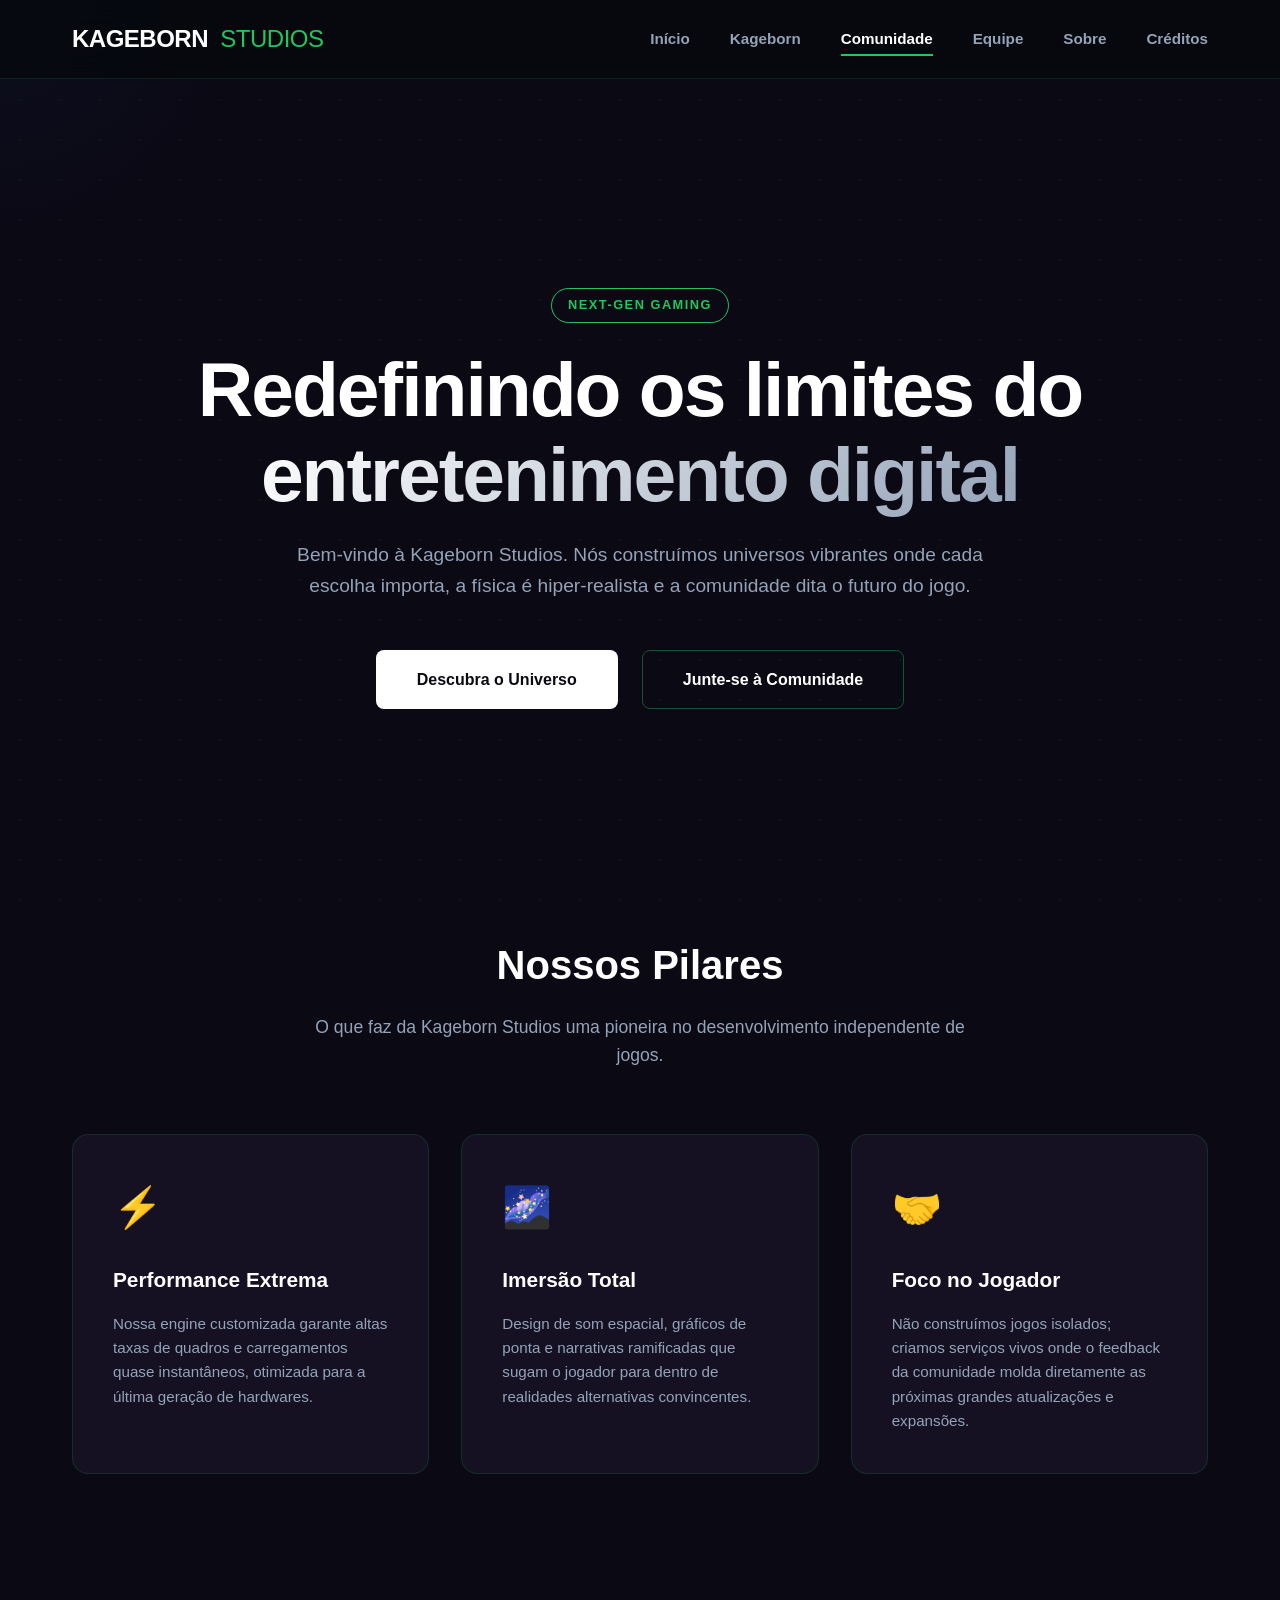
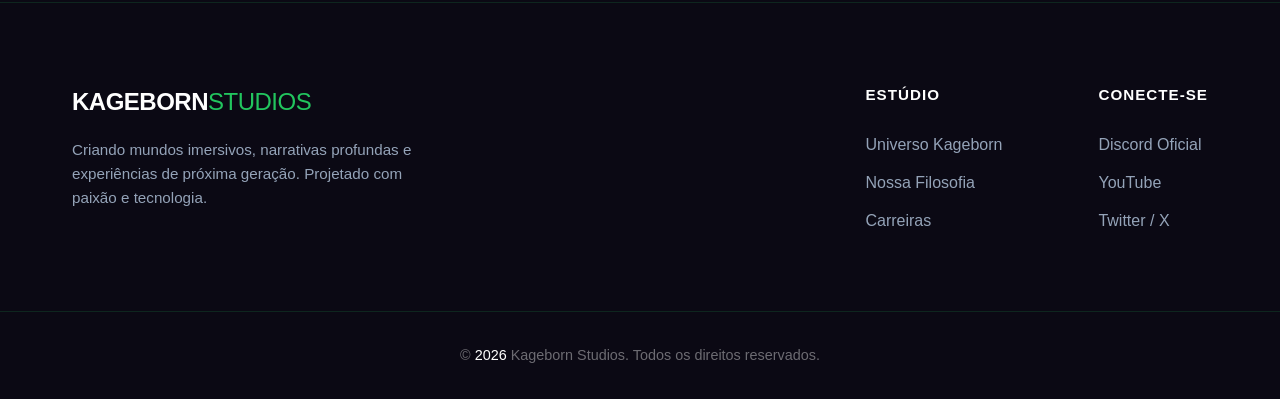
<file: index.html>
<!DOCTYPE html>
<html lang="pt-BR">

<head>
    <meta charset="UTF-8">
    <meta name="viewport" content="width=device-width, initial-scale=1.0">
    <title>Home | Kageborn Studios</title>
    <link rel="stylesheet" href="style.css">
    <link href="https://fonts.googleapis.com/css2?family=Plus+Jakarta+Sans:wght@300;400;600;800&display=swap"
        rel="stylesheet">
    <link rel="stylesheet" href="https://cdnjs.cloudflare.com/ajax/libs/font-awesome/6.0.0-beta3/css/all.min.css" />
</head>

<body>
    <div class="custom-gradient-glow" id="bgGlow"></div>

    <header class="navbar">
        <div class="nav-container">
            <a href="https://kageborn.com/" class="logo">KAGEBORN<span>&nbsp STUDIOS</span></a>
            <nav class="nav-links">
                <a href="https://kageborn.com/" class="nav-item ">Início</a>
                <a href="kageborn" class="nav-item ">Kageborn</a>
                <a href="community" class="nav-item active">Comunidade</a>
                <a href="team" class="nav-item ">Equipe</a>
                <a href="about" class="nav-item ">Sobre</a>
                <a href="credits" class="nav-item ">Créditos</a>
            </nav>
            <button class="menu-toggle" id="menuToggle">
                <span class="bar"></span>
                <span class="bar"></span>
                <span class="bar"></span>
            </button>
        </div>
    </header>

    <main class="main-content">

        <section class="hero-section">
            <div class="container hero-container reveal">
                <div class="hero-tag">NEXT-GEN GAMING</div>
                <h1 class="hero-title">Redefinindo os limites do <span>entretenimento digital</span></h1>
                <p class="hero-subtitle">Bem-vindo à Kageborn Studios. Nós construímos universos vibrantes onde cada
                    escolha importa, a física é hiper-realista e a comunidade dita o futuro do jogo.</p>
                <div class="hero-actions">
                    <a href="kageborn.html" class="btn btn-primary">Descubra o Universo</a>
                    <a href="comunidade.html" class="btn btn-secondary">Junte-se à Comunidade</a>
                </div>
            </div>
        </section>

        <section class="feature-section">
            <div class="container feature-container">
                <div class="section-header reveal">
                    <h2>Nossos Pilares</h2>
                    <p>O que faz da Kageborn Studios uma pioneira no desenvolvimento independente de jogos.</p>
                </div>
                <div class="grid-3 reveal">
                    <div class="glass-card" data-tilt>
                        <div class="card-icon">⚡</div>
                        <h3>Performance Extrema</h3>
                        <p>Nossa engine customizada garante altas taxas de quadros e carregamentos quase instantâneos,
                            otimizada para a última geração de hardwares.</p>
                    </div>
                    <div class="glass-card" data-tilt>
                        <div class="card-icon">🌌</div>
                        <h3>Imersão Total</h3>
                        <p>Design de som espacial, gráficos de ponta e narrativas ramificadas que sugam o jogador para
                            dentro de realidades alternativas convincentes.</p>
                    </div>
                    <div class="glass-card" data-tilt>
                        <div class="card-icon">🤝</div>
                        <h3>Foco no Jogador</h3>
                        <p>Não construímos jogos isolados; criamos serviços vivos onde o feedback da comunidade molda
                            diretamente as próximas grandes atualizações e expansões.</p>
                    </div>
                </div>
            </div>
        </section>

    </main>

    <footer class="footer">
        <div class="container footer-top">
            <div class="footer-brand">
                <h2 class="logo">KAGEBORN<span>STUDIOS</span></h2>
                <p>Criando mundos imersivos, narrativas profundas e experiências de próxima geração. Projetado com
                    paixão e tecnologia.</p>
            </div>
            <div class="footer-links-grid">
                <div class="footer-column">
                    <h4>Estúdio</h4>
                    <a href="kageborn">Universo Kageborn</a>
                    <a href="about">Nossa Filosofia</a>
                    <a href="team">Carreiras</a>
                </div>
                <div class="footer-column">
                    <h4>Conecte-se</h4>
                    <a href="comunidade">Discord Oficial</a>
                    <a href="comunidade">YouTube</a>
                    <a href="comunidade">Twitter / X</a>
                </div>
            </div>
        </div>
        <div class="footer-bottom">
            <div class="container">
                <p>&copy; <span id="current-year" style="color: #ffffff !important"></span> Kageborn Studios. Todos os
                    direitos reservados.</p>
            </div>
        </div>
    </footer>

    <script src="script.js"></script>
</body>

</html>
</file>
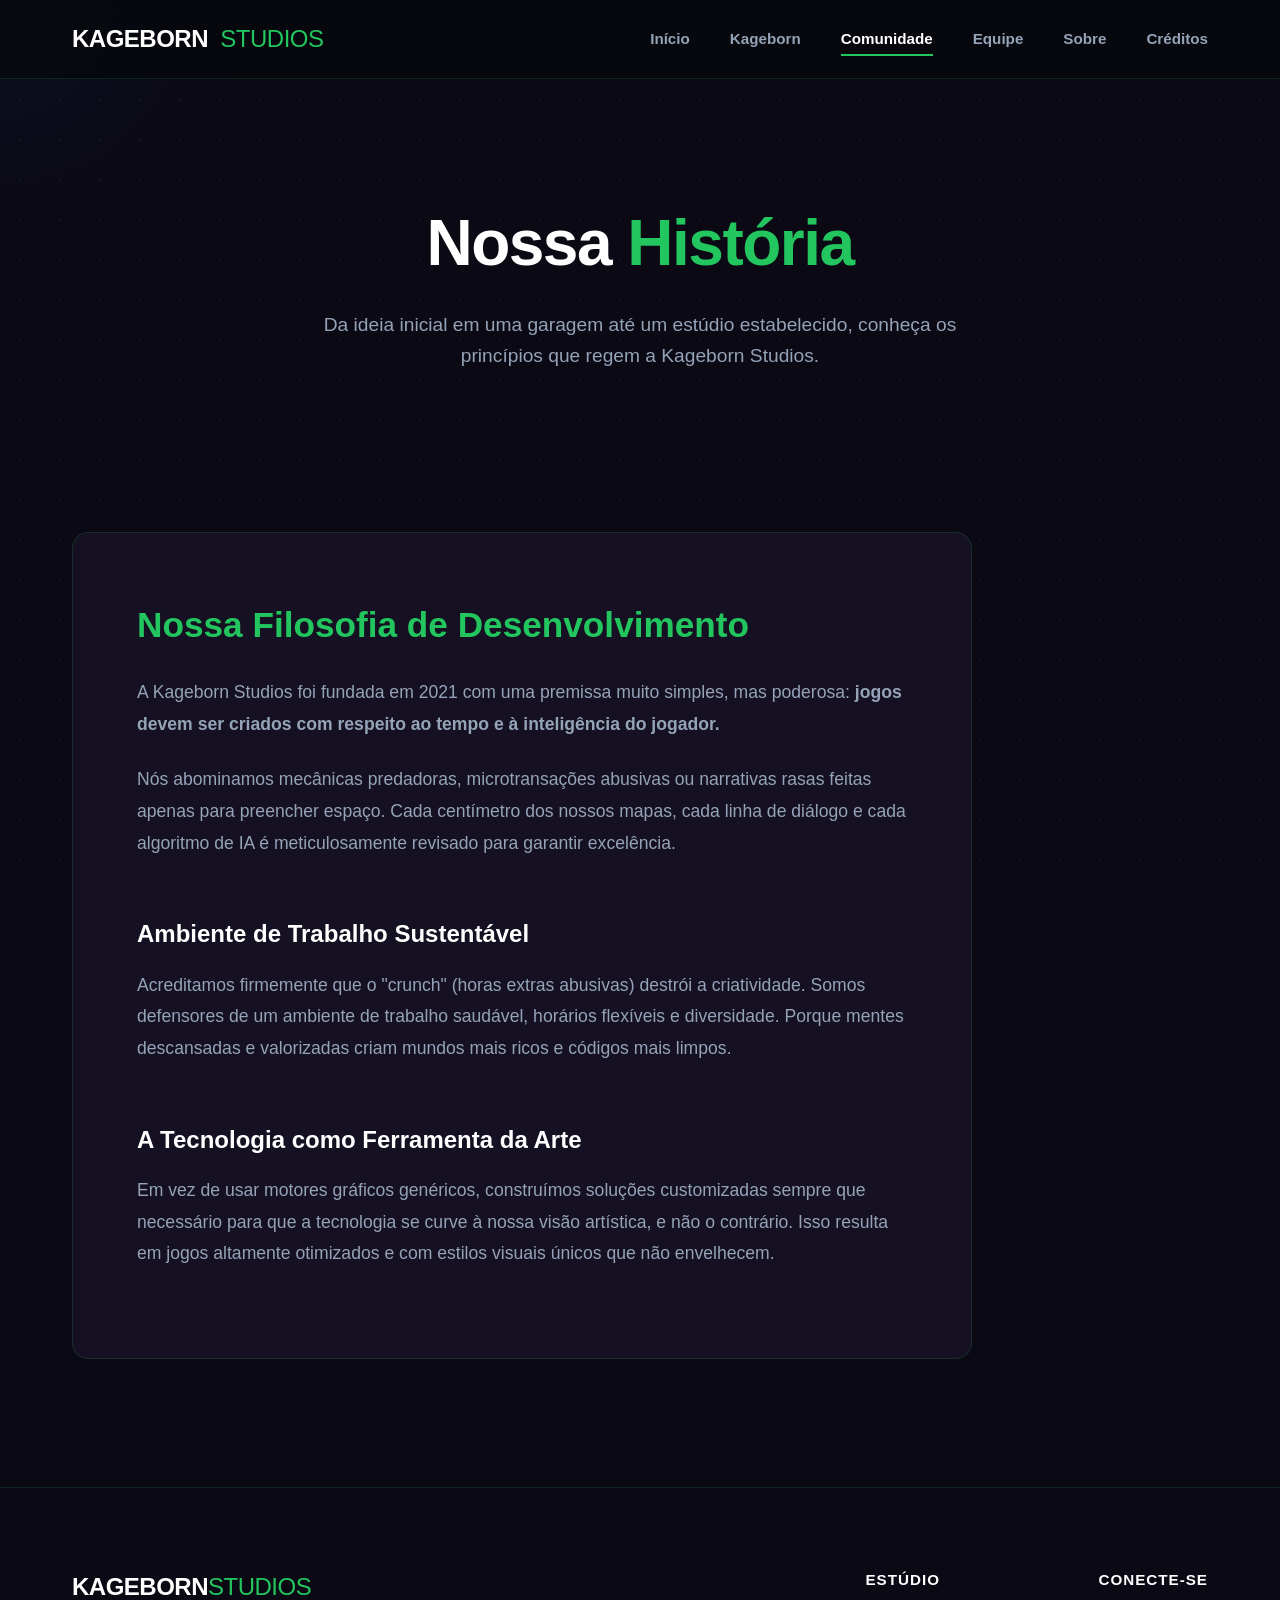
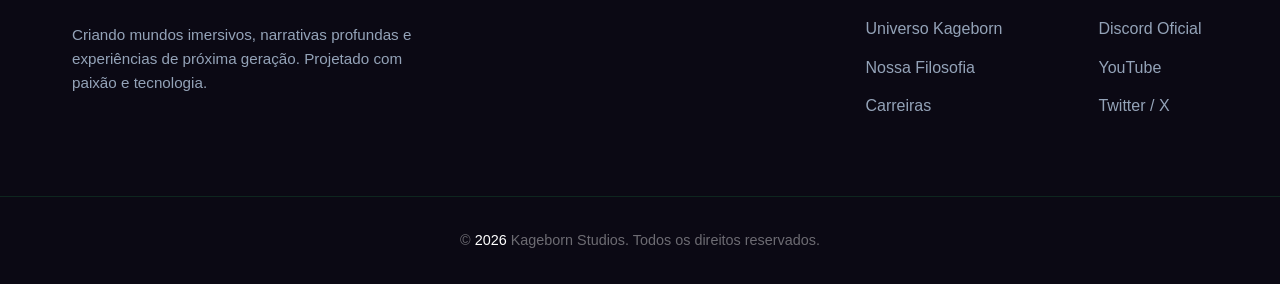
<file: about.html>
<!DOCTYPE html>
<html lang="pt-BR">

<head>
    <meta charset="UTF-8">
    <meta name="viewport" content="width=device-width, initial-scale=1.0">
    <title>About | Kageborn Studios</title>
    <link rel="stylesheet" href="style.css">
    <link href="https://fonts.googleapis.com/css2?family=Plus+Jakarta+Sans:wght@300;400;600;800&display=swap"
        rel="stylesheet">
    <link rel="stylesheet" href="https://cdnjs.cloudflare.com/ajax/libs/font-awesome/6.0.0-beta3/css/all.min.css" />
</head>

<body>
    <div class="custom-gradient-glow" id="bgGlow"></div>

    <header class="navbar">
        <div class="nav-container">
            <a href="https://kageborn.com/" class="logo">KAGEBORN<span>&nbsp STUDIOS</span></a>
            <nav class="nav-links">
                <a href="https://kageborn.com/" class="nav-item ">Início</a>
                <a href="kageborn" class="nav-item ">Kageborn</a>
                <a href="community" class="nav-item active">Comunidade</a>
                <a href="team" class="nav-item ">Equipe</a>
                <a href="about" class="nav-item ">Sobre</a>
                <a href="credits" class="nav-item ">Créditos</a>
            </nav>
            <button class="menu-toggle" id="menuToggle">
                <span class="bar"></span>
                <span class="bar"></span>
                <span class="bar"></span>
            </button>
        </div>
    </header>

    <main class="main-content">

        <section class="page-header reveal">
            <div class="container">
                <h1>Nossa <span>História</span></h1>
                <p>Da ideia inicial em uma garagem até um estúdio estabelecido, conheça os princípios que regem a
                    Kageborn Studios.</p>
            </div>
        </section>

        <section class="about-section">
            <div class="container">
                <div class="about-content glass-card reveal text-center-mobile">
                    <h2>Nossa Filosofia de Desenvolvimento</h2>
                    <p>A Kageborn Studios foi fundada em 2021 com uma premissa muito simples, mas poderosa:
                        <strong>jogos devem ser criados com respeito ao tempo e à inteligência do jogador.</strong>
                    </p>
                    <p>Nós abominamos mecânicas predadoras, microtransações abusivas ou narrativas rasas feitas apenas
                        para preencher espaço. Cada centímetro dos nossos mapas, cada linha de diálogo e cada algoritmo
                        de IA é meticulosamente revisado para garantir excelência.</p>

                    <h3 class="mt-4">Ambiente de Trabalho Sustentável</h3>
                    <p>Acreditamos firmemente que o "crunch" (horas extras abusivas) destrói a criatividade. Somos
                        defensores de um ambiente de trabalho saudável, horários flexíveis e diversidade. Porque mentes
                        descansadas e valorizadas criam mundos mais ricos e códigos mais limpos.</p>

                    <h3 class="mt-4">A Tecnologia como Ferramenta da Arte</h3>
                    <p>Em vez de usar motores gráficos genéricos, construímos soluções customizadas sempre que
                        necessário para que a tecnologia se curve à nossa visão artística, e não o contrário. Isso
                        resulta em jogos altamente otimizados e com estilos visuais únicos que não envelhecem.</p>
                </div>
            </div>
        </section>

    </main>

    <footer class="footer">
        <div class="container footer-top">
            <div class="footer-brand">
                <h2 class="logo">KAGEBORN<span>STUDIOS</span></h2>
                <p>Criando mundos imersivos, narrativas profundas e experiências de próxima geração. Projetado com
                    paixão e tecnologia.</p>
            </div>
            <div class="footer-links-grid">
                <div class="footer-column">
                    <h4>Estúdio</h4>
                    <a href="kageborn">Universo Kageborn</a>
                    <a href="about">Nossa Filosofia</a>
                    <a href="team">Carreiras</a>
                </div>
                <div class="footer-column">
                    <h4>Conecte-se</h4>
                    <a href="comunidade">Discord Oficial</a>
                    <a href="comunidade">YouTube</a>
                    <a href="comunidade">Twitter / X</a>
                </div>
            </div>
        </div>
        <div class="footer-bottom">
            <div class="container">
                <p>&copy; <span id="current-year" style="color: #ffffff !important"></span> Kageborn Studios. Todos os
                    direitos reservados.</p>
            </div>
        </div>
    </footer>

    <script src="script.js"></script>
</body>

</html>
</file>
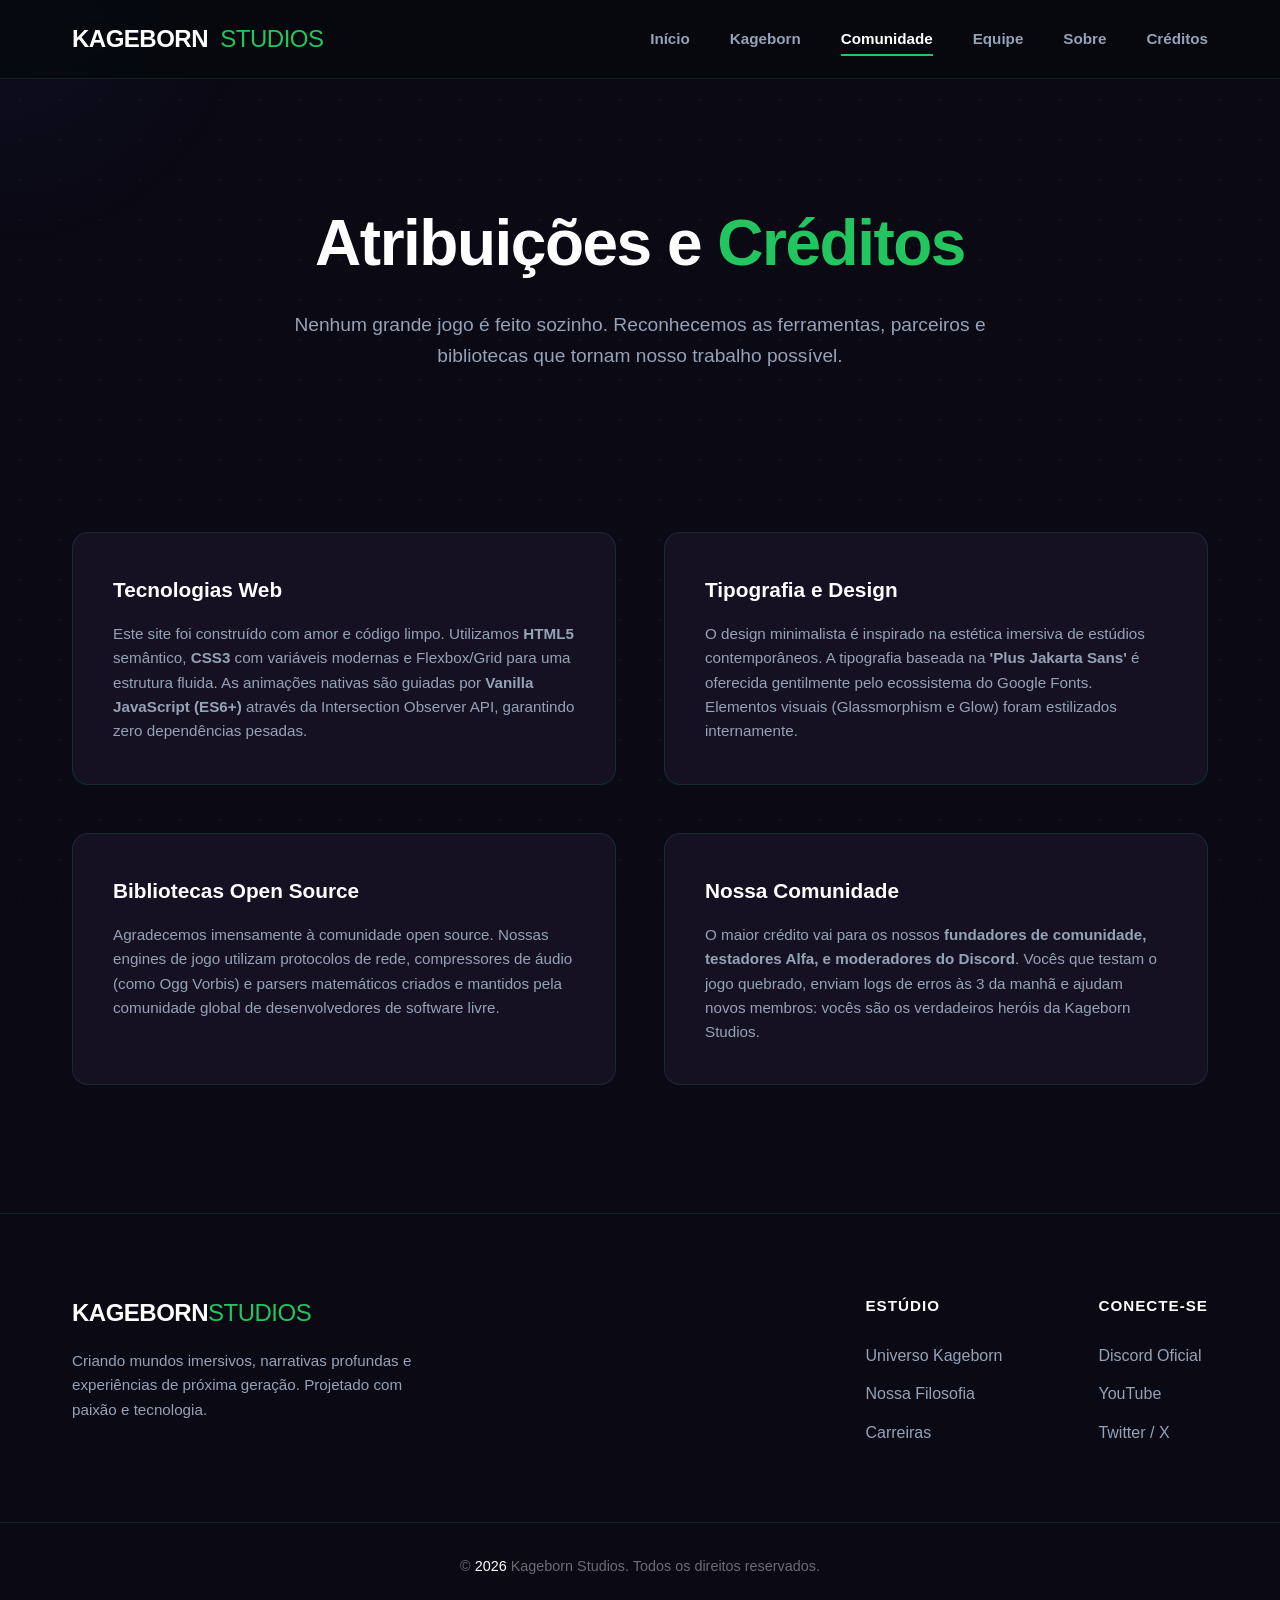
<file: community.html>
<!DOCTYPE html>
<html lang="pt-BR">

<head>
    <meta charset="UTF-8">
    <meta name="viewport" content="width=device-width, initial-scale=1.0">
    <title>Credits | Kageborn Studios</title>
    <link rel="stylesheet" href="style.css">
    <link href="https://fonts.googleapis.com/css2?family=Plus+Jakarta+Sans:wght@300;400;600;800&display=swap"
        rel="stylesheet">
    <link rel="stylesheet" href="https://cdnjs.cloudflare.com/ajax/libs/font-awesome/6.0.0-beta3/css/all.min.css" />
</head>

<body>
    <div class="custom-gradient-glow" id="bgGlow"></div>

    <header class="navbar">
        <div class="nav-container">
            <a href="https://kageborn.com/" class="logo">KAGEBORN<span>&nbsp STUDIOS</span></a>
            <nav class="nav-links">
                <a href="https://kageborn.com/" class="nav-item ">Início</a>
                <a href="kageborn" class="nav-item ">Kageborn</a>
                <a href="community" class="nav-item active">Comunidade</a>
                <a href="team" class="nav-item ">Equipe</a>
                <a href="about" class="nav-item ">Sobre</a>
                <a href="credits" class="nav-item ">Créditos</a>
            </nav>
            <button class="menu-toggle" id="menuToggle">
                <span class="bar"></span>
                <span class="bar"></span>
                <span class="bar"></span>
            </button>
        </div>
    </header>

    <main class="main-content">

        <section class="page-header reveal">
            <div class="container">
                <h1>Atribuições e <span>Créditos</span></h1>
                <p>Nenhum grande jogo é feito sozinho. Reconhecemos as ferramentas, parceiros e bibliotecas que tornam
                    nosso trabalho possível.</p>
            </div>
        </section>

        <section class="credits-section">
            <div class="container">
                <div class="grid-2 reveal">
                    <div class="glass-card">
                        <h3>Tecnologias Web</h3>
                        <p>Este site foi construído com amor e código limpo. Utilizamos <strong>HTML5</strong>
                            semântico, <strong>CSS3</strong> com variáveis modernas e Flexbox/Grid para uma estrutura
                            fluida. As animações nativas são guiadas por <strong>Vanilla JavaScript (ES6+)</strong>
                            através da Intersection Observer API, garantindo zero dependências pesadas.</p>
                    </div>
                    <div class="glass-card">
                        <h3>Tipografia e Design</h3>
                        <p>O design minimalista é inspirado na estética imersiva de estúdios contemporâneos. A
                            tipografia baseada na <strong>'Plus Jakarta Sans'</strong> é oferecida gentilmente pelo
                            ecossistema do Google Fonts. Elementos visuais (Glassmorphism e Glow) foram estilizados
                            internamente.</p>
                    </div>
                    <div class="glass-card">
                        <h3>Bibliotecas Open Source</h3>
                        <p>Agradecemos imensamente à comunidade open source. Nossas engines de jogo utilizam protocolos
                            de rede, compressores de áudio (como Ogg Vorbis) e parsers matemáticos criados e mantidos
                            pela comunidade global de desenvolvedores de software livre.</p>
                    </div>
                    <div class="glass-card">
                        <h3>Nossa Comunidade</h3>
                        <p>O maior crédito vai para os nossos <strong>fundadores de comunidade, testadores Alfa, e
                                moderadores do Discord</strong>. Vocês que testam o jogo quebrado, enviam logs de erros
                            às 3 da manhã e ajudam novos membros: vocês são os verdadeiros heróis da Kageborn Studios.
                        </p>
                    </div>
                </div>
            </div>
        </section>

    </main>

    <footer class="footer">
        <div class="container footer-top">
            <div class="footer-brand">
                <h2 class="logo">KAGEBORN<span>STUDIOS</span></h2>
                <p>Criando mundos imersivos, narrativas profundas e experiências de próxima geração. Projetado com
                    paixão e tecnologia.</p>
            </div>
            <div class="footer-links-grid">
                <div class="footer-column">
                    <h4>Estúdio</h4>
                    <a href="kageborn">Universo Kageborn</a>
                    <a href="about">Nossa Filosofia</a>
                    <a href="team">Carreiras</a>
                </div>
                <div class="footer-column">
                    <h4>Conecte-se</h4>
                    <a href="comunidade">Discord Oficial</a>
                    <a href="comunidade">YouTube</a>
                    <a href="comunidade">Twitter / X</a>
                </div>
            </div>
        </div>
        <div class="footer-bottom">
            <div class="container">
                <p>&copy; <span id="current-year" style="color: #ffffff !important"></span> Kageborn Studios. Todos os
                    direitos reservados.</p>
            </div>
        </div>
    </footer>

    <script src="script.js"></script>
</body>

</html>
</file>
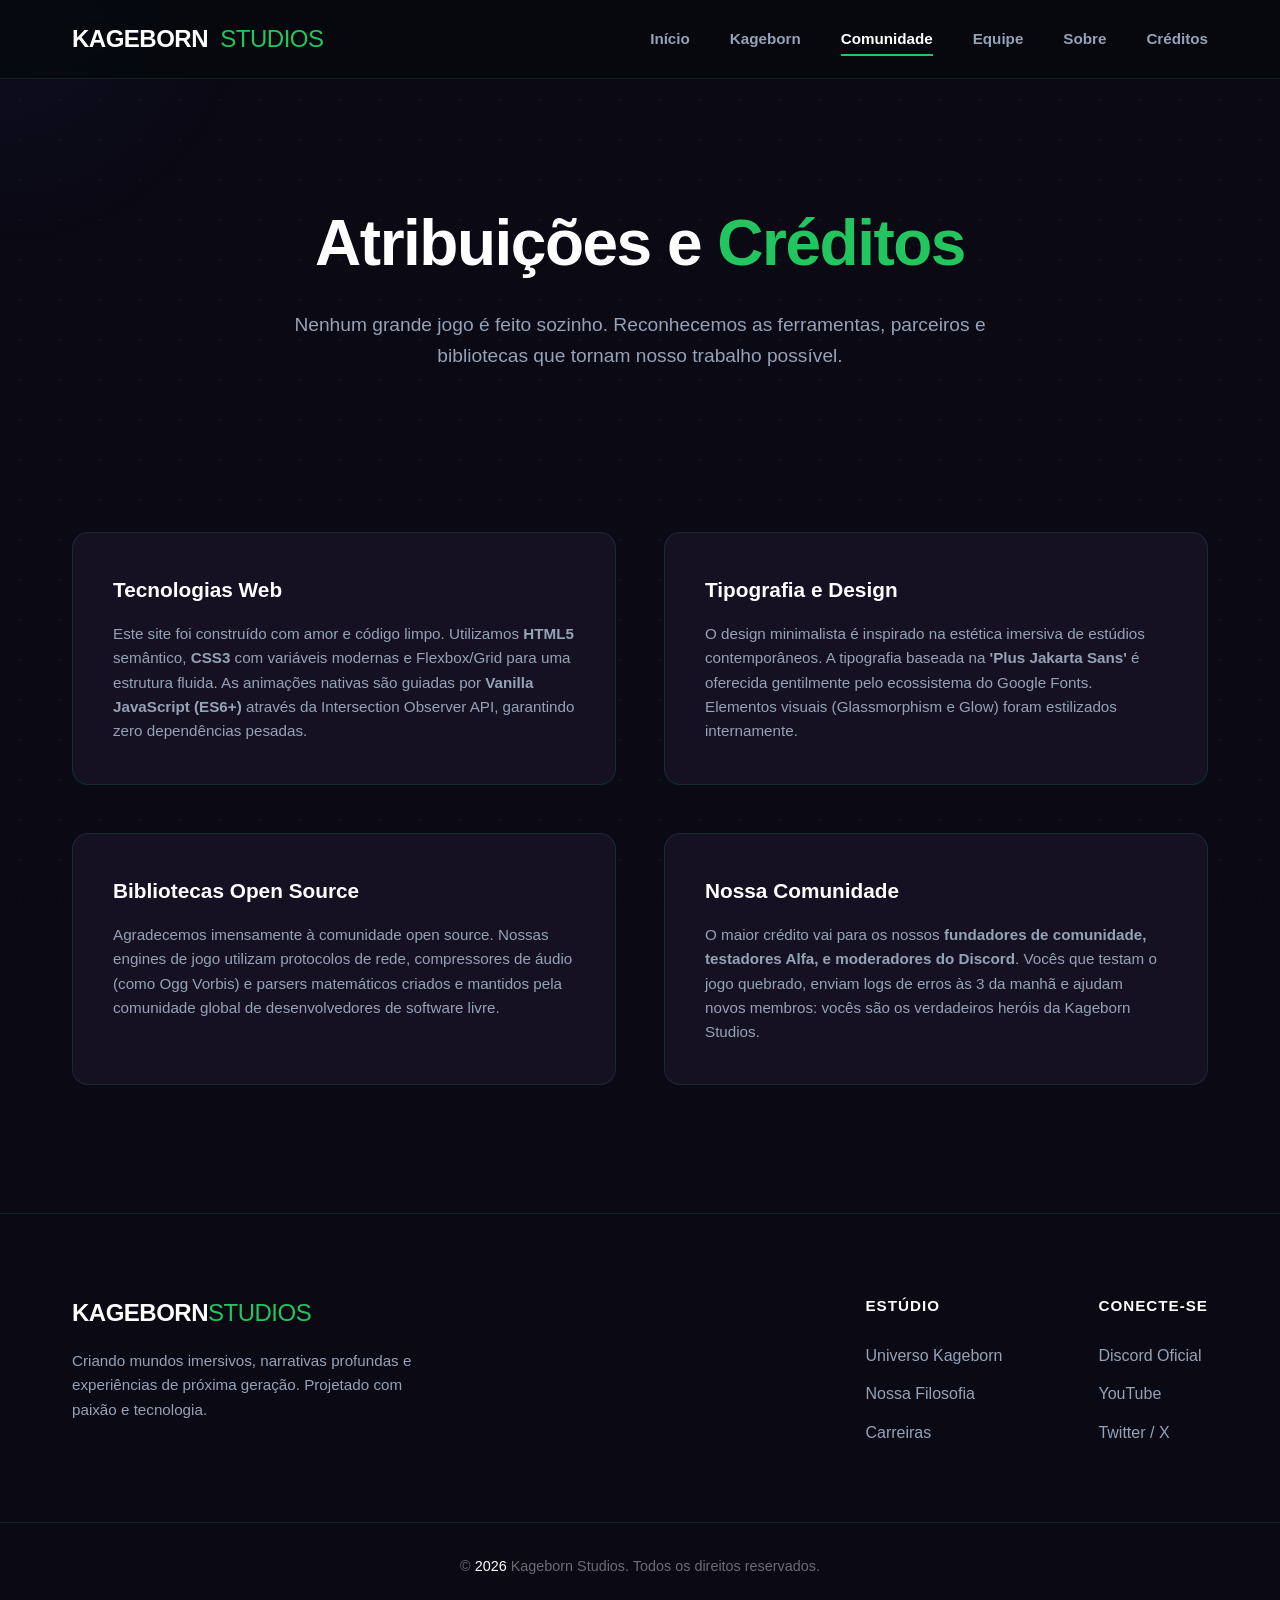
<file: credits.html>
<!DOCTYPE html>
<html lang="pt-BR">

<head>
    <meta charset="UTF-8">
    <meta name="viewport" content="width=device-width, initial-scale=1.0">
    <title>Credits | Kageborn Studios</title>
    <link rel="stylesheet" href="style.css">
    <link href="https://fonts.googleapis.com/css2?family=Plus+Jakarta+Sans:wght@300;400;600;800&display=swap"
        rel="stylesheet">
    <link rel="stylesheet" href="https://cdnjs.cloudflare.com/ajax/libs/font-awesome/6.0.0-beta3/css/all.min.css" />
</head>

<body>
    <div class="custom-gradient-glow" id="bgGlow"></div>

    <header class="navbar">
        <div class="nav-container">
            <a href="https://matheuzera.github.io/KagebornStudios/" class="logo">KAGEBORN<span>&nbsp STUDIOS</span></a>
            <nav class="nav-links">
                <a href="https://matheuzera.github.io/KagebornStudios/" class="nav-item ">Início</a>
                <a href="kageborn" class="nav-item ">Kageborn</a>
                <a href="community" class="nav-item active">Comunidade</a>
                <a href="team" class="nav-item ">Equipe</a>
                <a href="about" class="nav-item ">Sobre</a>
                <a href="credits" class="nav-item ">Créditos</a>
            </nav>
            <button class="menu-toggle" id="menuToggle">
                <span class="bar"></span>
                <span class="bar"></span>
                <span class="bar"></span>
            </button>
        </div>
    </header>

    <main class="main-content">

        <section class="page-header reveal">
            <div class="container">
                <h1>Atribuições e <span>Créditos</span></h1>
                <p>Nenhum grande jogo é feito sozinho. Reconhecemos as ferramentas, parceiros e bibliotecas que tornam
                    nosso trabalho possível.</p>
            </div>
        </section>

        <section class="credits-section">
            <div class="container">
                <div class="grid-2 reveal">
                    <div class="glass-card">
                        <h3>Tecnologias Web</h3>
                        <p>Este site foi construído com amor e código limpo. Utilizamos <strong>HTML5</strong>
                            semântico, <strong>CSS3</strong> com variáveis modernas e Flexbox/Grid para uma estrutura
                            fluida. As animações nativas são guiadas por <strong>Vanilla JavaScript (ES6+)</strong>
                            através da Intersection Observer API, garantindo zero dependências pesadas.</p>
                    </div>
                    <div class="glass-card">
                        <h3>Tipografia e Design</h3>
                        <p>O design minimalista é inspirado na estética imersiva de estúdios contemporâneos. A
                            tipografia baseada na <strong>'Plus Jakarta Sans'</strong> é oferecida gentilmente pelo
                            ecossistema do Google Fonts. Elementos visuais (Glassmorphism e Glow) foram estilizados
                            internamente.</p>
                    </div>
                    <div class="glass-card">
                        <h3>Bibliotecas Open Source</h3>
                        <p>Agradecemos imensamente à comunidade open source. Nossas engines de jogo utilizam protocolos
                            de rede, compressores de áudio (como Ogg Vorbis) e parsers matemáticos criados e mantidos
                            pela comunidade global de desenvolvedores de software livre.</p>
                    </div>
                    <div class="glass-card">
                        <h3>Nossa Comunidade</h3>
                        <p>O maior crédito vai para os nossos <strong>fundadores de comunidade, testadores Alfa, e
                                moderadores do Discord</strong>. Vocês que testam o jogo quebrado, enviam logs de erros
                            às 3 da manhã e ajudam novos membros: vocês são os verdadeiros heróis da Kageborn Studios.
                        </p>
                    </div>
                </div>
            </div>
        </section>

    </main>

    <footer class="footer">
        <div class="container footer-top">
            <div class="footer-brand">
                <h2 class="logo">KAGEBORN<span>STUDIOS</span></h2>
                <p>Criando mundos imersivos, narrativas profundas e experiências de próxima geração. Projetado com
                    paixão e tecnologia.</p>
            </div>
            <div class="footer-links-grid">
                <div class="footer-column">
                    <h4>Estúdio</h4>
                    <a href="kageborn">Universo Kageborn</a>
                    <a href="about">Nossa Filosofia</a>
                    <a href="team">Carreiras</a>
                </div>
                <div class="footer-column">
                    <h4>Conecte-se</h4>
                    <a href="comunidade">Discord Oficial</a>
                    <a href="comunidade">YouTube</a>
                    <a href="comunidade">Twitter / X</a>
                </div>
            </div>
        </div>
        <div class="footer-bottom">
            <div class="container">
                <p>&copy; <span id="current-year" style="color: #ffffff !important"></span> Kageborn Studios. Todos os
                    direitos reservados.</p>
            </div>
        </div>
    </footer>

    <script src="script.js"></script>
</body>

</html>
</file>
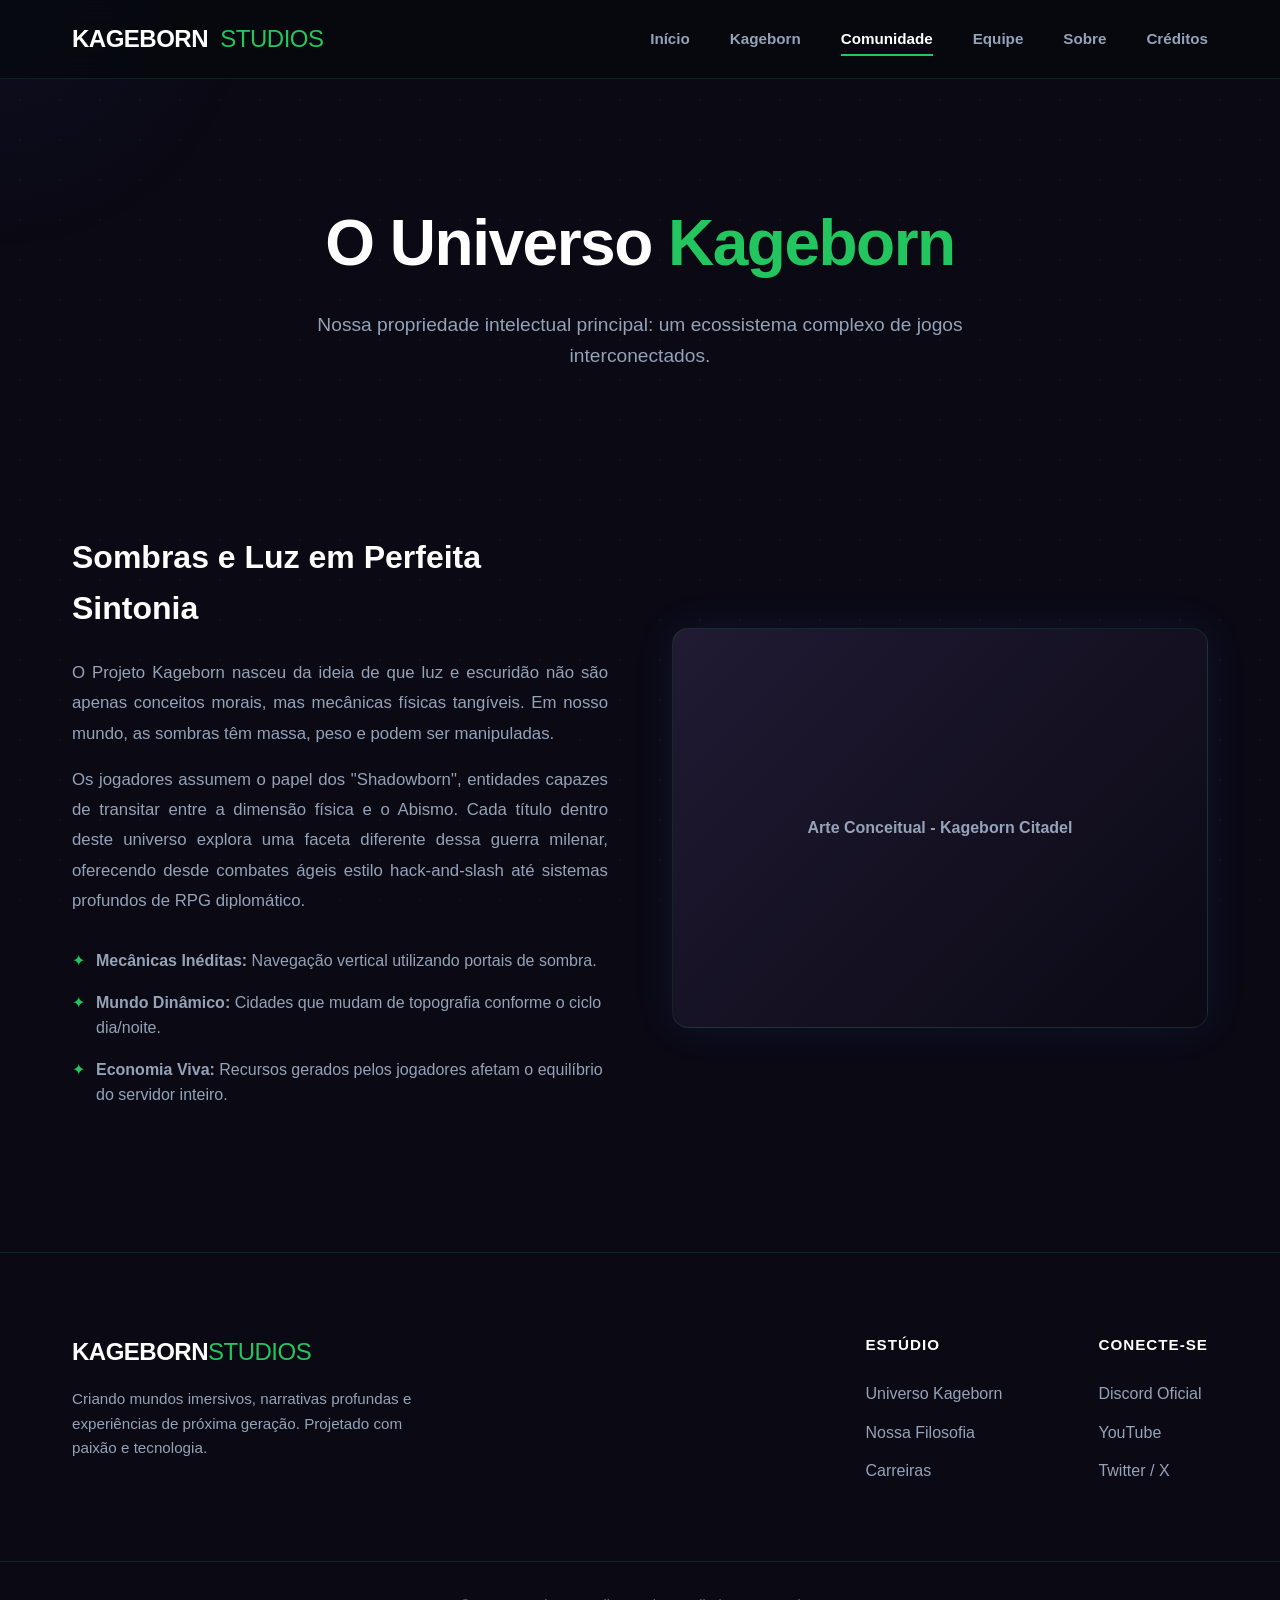
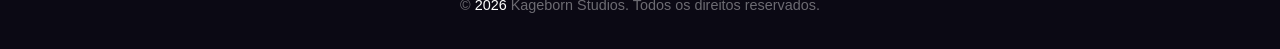
<file: kageborn.html>
<!DOCTYPE html>
<html lang="pt-BR">

<head>
    <meta charset="UTF-8">
    <meta name="viewport" content="width=device-width, initial-scale=1.0">
    <title>Game | Kageborn Studios</title>
    <link rel="stylesheet" href="style.css">
    <link href="https://fonts.googleapis.com/css2?family=Plus+Jakarta+Sans:wght@300;400;600;800&display=swap"
        rel="stylesheet">
    <link rel="stylesheet" href="https://cdnjs.cloudflare.com/ajax/libs/font-awesome/6.0.0-beta3/css/all.min.css" />
</head>

<body>
    <div class="custom-gradient-glow" id="bgGlow"></div>

    <header class="navbar">
        <div class="nav-container">
            <a href="https://kageborn.com/" class="logo">KAGEBORN<span>&nbsp STUDIOS</span></a>
            <nav class="nav-links">
                <a href="https://kageborn.com/" class="nav-item ">Início</a>
                <a href="kageborn" class="nav-item ">Kageborn</a>
                <a href="community" class="nav-item active">Comunidade</a>
                <a href="team" class="nav-item ">Equipe</a>
                <a href="about" class="nav-item ">Sobre</a>
                <a href="credits" class="nav-item ">Créditos</a>
            </nav>
            <button class="menu-toggle" id="menuToggle">
                <span class="bar"></span>
                <span class="bar"></span>
                <span class="bar"></span>
            </button>
        </div>
    </header>

    <main class="main-content">

        <section class="page-header reveal">
            <div class="container">
                <h1>O Universo <span>Kageborn</span></h1>
                <p>Nossa propriedade intelectual principal: um ecossistema complexo de jogos interconectados.</p>
            </div>
        </section>

        <section class="content-section">
            <div class="container">
                <div class="split-layout reveal">
                    <div class="text-content">
                        <h2>Sombras e Luz em Perfeita Sintonia</h2>
                        <p>O Projeto Kageborn nasceu da ideia de que luz e escuridão não são apenas conceitos morais,
                            mas mecânicas físicas tangíveis. Em nosso mundo, as sombras têm massa, peso e podem ser
                            manipuladas.</p>
                        <p>Os jogadores assumem o papel dos "Shadowborn", entidades capazes de transitar entre a
                            dimensão física e o Abismo. Cada título dentro deste universo explora uma faceta diferente
                            dessa guerra milenar, oferecendo desde combates ágeis estilo hack-and-slash até sistemas
                            profundos de RPG diplomático.</p>
                        <ul class="feature-list">
                            <li><strong>Mecânicas Inéditas:</strong> Navegação vertical utilizando portais de sombra.
                            </li>
                            <li><strong>Mundo Dinâmico:</strong> Cidades que mudam de topografia conforme o ciclo
                                dia/noite.</li>
                            <li><strong>Economia Viva:</strong> Recursos gerados pelos jogadores afetam o equilíbrio do
                                servidor inteiro.</li>
                        </ul>
                    </div>
                    <div class="visual-content">
                        <div class="image-placeholder abstract-glow" data-tilt>
                            <span>Arte Conceitual - Kageborn Citadel</span>
                        </div>
                    </div>
                </div>
            </div>
        </section>

    </main>

    <footer class="footer">
        <div class="container footer-top">
            <div class="footer-brand">
                <h2 class="logo">KAGEBORN<span>STUDIOS</span></h2>
                <p>Criando mundos imersivos, narrativas profundas e experiências de próxima geração. Projetado com
                    paixão e tecnologia.</p>
            </div>
            <div class="footer-links-grid">
                <div class="footer-column">
                    <h4>Estúdio</h4>
                    <a href="kageborn">Universo Kageborn</a>
                    <a href="about">Nossa Filosofia</a>
                    <a href="team">Carreiras</a>
                </div>
                <div class="footer-column">
                    <h4>Conecte-se</h4>
                    <a href="comunidade">Discord Oficial</a>
                    <a href="comunidade">YouTube</a>
                    <a href="comunidade">Twitter / X</a>
                </div>
            </div>
        </div>
        <div class="footer-bottom">
            <div class="container">
                <p>&copy; <span id="current-year" style="color: #ffffff !important"></span> Kageborn Studios. Todos os
                    direitos reservados.</p>
            </div>
        </div>
    </footer>

    <script src="script.js"></script>
</body>

</html>
</file>
<file: style.css>
/* ==========================================================================
   VARIÁVEIS - KAGEBORN STUDIOS (Estilo Roblox XP Farm)
   ========================================================================== */
:root {
    /* Fundos puxados para um roxo/azul marinho muito escuro, estilo "Void/Abismo" */
    --bg-dark: #0b0914; 
    --surface: #151122; 
    --surface-light: #201a33; 

    /* Verde "Toxic/XP" vibrante no lugar do azul corporativo */
    --accent: #22c55e; 
    --accent-hover: #4ade80; 
    
    /* Adicionando uma cor secundária para botões ou destaques (Ex: Rebirth) */
    --secondary: #a855f7; 

    --text-main: #ffffff;
    --text-muted: #94a3b8;
    
    /* Bordas com um leve tom do verde de XP para dar uma sensação de "item mágico" */
    --border: rgba(34, 197, 94, 0.15); 
    --border-hover: rgba(34, 197, 94, 0.4); 
    
    --transition: all 0.3s cubic-bezier(0.25, 1, 0.5, 1);
    
    /* Mudando para uma fonte mais grossa e arredondada */
    --font-main: 'Nunito', sans-serif; 
}

/* ==========================================================================
   RESET E ESTRUTURA GLOBAL (Garantindo Centralização)
   ========================================================================== */
* {
    box-sizing: border-box;
    margin: 0;
    padding: 0;
    scroll-behavior: smooth;
}

body {
    font-family: var(--font-main);
    background-color: var(--bg-dark);
    color: var(--text-main);
    line-height: 1.6;
    overflow-x: hidden;
    /* Flexbox no Body para empurrar o footer pra baixo e centralizar eixos */
    display: flex;
    flex-direction: column;
    min-height: 100vh;
}

/* Fundo pontilhado estilo Studio Tech */
body::before {
    content: '';
    position: fixed;
    top: 0;
    left: 0;
    width: 100%;
    height: 100%;
    background-image: radial-gradient(var(--border) 1px, transparent 1px);
    background-size: 40px 40px;
    z-index: -2;
    pointer-events: none;
    opacity: 0.5;
}

/* Brilho que segue o mouse */
.custom-gradient-glow {
    position: fixed;
    top: 0;
    left: 0;
    width: 600px;
    height: 600px;
    background: radial-gradient(circle, rgba(59, 130, 246, 0.05) 0%, transparent 60%);
    border-radius: 50%;
    pointer-events: none;
    z-index: -1;
    transform: translate(-50%, -50%);
    transition: width 0.2s, height 0.2s;
}

/* CONTAINER CENTRALIZADOR UNIVERSAL */
.container {
    width: 100%;
    max-width: 1200px;
    margin: 0 auto;
    padding: 0 2rem;
    display: flex;
    flex-direction: column;
    /* Organiza os blocos verticalmente de forma centralizada */
}

/* ==========================================================================
   HEADER / NAVBAR
   ========================================================================== */
.navbar {
    position: fixed;
    top: 0;
    left: 0;
    width: 100%;
    z-index: 100;
    backdrop-filter: blur(15px);
    -webkit-backdrop-filter: blur(15px);
    background: rgba(6, 8, 12, 0.75);
    border-bottom: 1px solid var(--border);
    transition: var(--transition);
    padding: 1.25rem 0;
}

.navbar.scrolled {
    padding: 0.8rem 0;
    background: rgba(6, 8, 12, 0.95);
}

.nav-container {
    width: 100%;
    max-width: 1200px;
    margin: 0 auto;
    padding: 0 2rem;
    display: flex;
    justify-content: space-between;
    align-items: center;
}

.logo {
    font-size: 1.5rem;
    font-weight: 800;
    color: var(--text-main);
    text-decoration: none;
    letter-spacing: -0.5px;
}

.logo span {
    color: var(--accent);
    font-weight: 400;
}

.nav-links {
    display: flex;
    gap: 2.5rem;
    align-items: center;
}

.nav-item {
    color: var(--text-muted);
    text-decoration: none;
    font-weight: 600;
    font-size: 0.95rem;
    transition: var(--transition);
    position: relative;
}

.nav-item:hover,
.nav-item.active {
    color: var(--text-main);
}

.nav-item::after {
    content: '';
    position: absolute;
    bottom: -5px;
    left: 0;
    width: 0;
    height: 2px;
    background-color: var(--accent);
    transition: var(--transition);
}

.nav-item.active::after,
.nav-item:hover::after {
    width: 100%;
}

.menu-toggle {
    display: none;
    background: none;
    border: none;
    cursor: pointer;
    flex-direction: column;
    gap: 5px;
}

.menu-toggle .bar {
    display: block;
    width: 25px;
    height: 2px;
    background-color: var(--text-main);
    transition: 0.3s;
}

/* ==========================================================================
   MAIN CONTENT & SEÇÕES
   ========================================================================== */
.main-content {
    flex: 1;
    /* Ocupa todo o espaço vertical restante */
    display: flex;
    flex-direction: column;
    align-items: center;
    /* Centraliza o conteúdo principal */
    width: 100%;
    padding-top: 8rem;
    /* Espaço pro Header */
    padding-bottom: 4rem;
}

section {
    width: 100%;
    display: flex;
    flex-direction: column;
    align-items: center;
    padding: 4rem 0;
}

/* CABEÇALHOS DAS PÁGINAS (Hero Menor) */
.page-header {
    text-align: center;
    margin-bottom: 2rem;
}

.page-header h1 {
    font-size: clamp(2.5rem, 5vw, 4rem);
    font-weight: 800;
    letter-spacing: -1.5px;
    margin-bottom: 1rem;
}

.page-header h1 span {
    color: var(--accent);
}

.page-header p {
    color: var(--text-muted);
    font-size: 1.2rem;
    max-width: 700px;
    margin: 0 auto;
}

/* HERO PRINCIPAL (index.html) */
.hero-container {
    align-items: center;
    text-align: center;
    padding: 6rem 2rem;
}

.hero-tag {
    display: inline-block;
    padding: 0.4rem 1rem;
    border: 1px solid var(--accent);
    border-radius: 50px;
    font-size: 0.8rem;
    font-weight: 700;
    color: var(--accent);
    margin-bottom: 1.5rem;
    letter-spacing: 1.5px;
}

.hero-title {
    font-size: clamp(3rem, 6vw, 5rem);
    font-weight: 800;
    line-height: 1.1;
    letter-spacing: -2px;
    margin-bottom: 1.5rem;
    max-width: 900px;
}

.hero-title span {
    background: linear-gradient(135deg, #fff, var(--text-muted));
    -webkit-background-clip: text;
    -webkit-text-fill-color: transparent;
}

.hero-subtitle {
    font-size: 1.2rem;
    color: var(--text-muted);
    max-width: 700px;
    margin-bottom: 3rem;
}

.hero-actions {
    display: flex;
    gap: 1.5rem;
    justify-content: center;
}

/* BOTÕES GERAIS */
.btn {
    display: inline-block;
    padding: 1rem 2.5rem;
    font-weight: 600;
    border-radius: 8px;
    text-decoration: none;
    transition: var(--transition);
    text-align: center;
    cursor: pointer;
    border: 1px solid transparent;
}

.btn-primary {
    background: var(--text-main);
    color: var(--bg-dark);
}

.btn-primary:hover {
    background: transparent;
    color: var(--text-main);
    border-color: var(--text-main);
}

.btn-secondary {
    background: transparent;
    color: var(--text-main);
    border-color: var(--border-hover);
}

.btn-secondary:hover {
    background: var(--surface-light);
    border-color: var(--text-main);
}

.w-100 {
    width: 100%;
}

.mt-4 {
    margin-top: 2rem;
}

/* ==========================================================================
   COMPONENTES (Cards, Grids, Layouts Específicos)
   ========================================================================== */
.section-header {
    text-align: center;
    margin-bottom: 4rem;
    max-width: 700px;
    align-self: center;
}

.section-header h2 {
    font-size: 2.5rem;
    font-weight: 800;
    margin-bottom: 1rem;
}

.section-header p {
    color: var(--text-muted);
    font-size: 1.1rem;
}

.grid-2 {
    display: grid;
    grid-template-columns: repeat(2, 1fr);
    gap: 3rem;
    width: 100%;
}

.grid-3 {
    display: grid;
    grid-template-columns: repeat(3, 1fr);
    gap: 2rem;
    width: 100%;
}

/* GLASS CARD PADRÃO */
.glass-card {
    background: var(--surface);
    border: 1px solid var(--border);
    border-radius: 16px;
    padding: 2.5rem;
    transition: var(--transition);
    display: flex;
    flex-direction: column;
}

.glass-card:hover {
    border-color: var(--border-hover);
    box-shadow: 0 10px 30px rgba(0, 0, 0, 0.5);
    transform: translateY(-5px);
}

.card-icon {
    font-size: 2.5rem;
    margin-bottom: 1.5rem;
}

.glass-card h3 {
    font-size: 1.3rem;
    margin-bottom: 1rem;
    color: var(--text-main);
}

.glass-card p {
    color: var(--text-muted);
    font-size: 0.95rem;
}

/* KAGEBORN PAGE (SPLIT LAYOUT) */
.split-layout {
    display: grid;
    grid-template-columns: 1fr 1fr;
    gap: 4rem;
    align-items: center;
    width: 100%;
}

.text-content h2 {
    font-size: 2rem;
    margin-bottom: 1.5rem;
}

.text-content p {
    color: var(--text-muted);
    margin-bottom: 1rem;
    font-size: 1.05rem;
    line-height: 1.8;
    text-align: justify;
}

.feature-list {
    list-style: none;
    margin-top: 2rem;
}

.feature-list li {
    margin-bottom: 1rem;
    color: var(--text-muted);
    padding-left: 1.5rem;
    position: relative;
}

.feature-list li::before {
    content: '✦';
    position: absolute;
    left: 0;
    color: var(--accent);
}

.visual-content .image-placeholder {
    height: 400px;
    background: linear-gradient(135deg, var(--surface-light), var(--bg-dark));
    border-radius: 16px;
    border: 1px solid var(--border);
    display: flex;
    align-items: center;
    justify-content: center;
    color: var(--text-muted);
    font-weight: 600;
    box-shadow: 0 0 40px rgba(59, 130, 246, 0.1);
    position: relative;
    overflow: hidden;
}

/* COMUNIDADE PAGE */
.social-panel {
    background: var(--surface);
    border: 1px solid var(--border);
    border-radius: 16px;
    padding: 3rem;
    display: flex;
    flex-direction: column;
    gap: 1.5rem;
    transition: var(--transition);
}

.social-panel:hover {
    border-color: var(--accent);
    box-shadow: 0 0 30px rgba(59, 130, 246, 0.15);
}

.panel-header {
    display: flex;
    align-items: center;
    gap: 1rem;
}

.panel-header .icon {
    font-size: 2rem;
}

.panel-header h3 {
    font-size: 1.8rem;
}

.social-panel p {
    color: var(--text-muted);
    font-size: 1.05rem;
}

.panel-stats {
    display: flex;
    gap: 1.5rem;
    font-weight: 600;
    font-size: 0.9rem;
    background: rgba(0, 0, 0, 0.3);
    padding: 1rem;
    border-radius: 8px;
}

.video-mockup {
    background: var(--bg-dark);
    padding: 1.5rem;
    border-radius: 8px;
    border: 1px solid var(--border);
    display: flex;
    align-items: center;
    gap: 1rem;
}

.play-btn {
    color: #ef4444;
    font-size: 1.5rem;
}

.other-socials {
    width: 100%;
    margin-top: 4rem;
    text-align: center;
}

.other-socials h3 {
    margin-bottom: 2rem;
    color: var(--text-muted);
}

.social-buttons-grid {
    display: flex;
    justify-content: center;
    gap: 1.5rem;
    flex-wrap: wrap;
}

.social-btn {
    display: flex;
    align-items: center;
    gap: 0.8rem;
    padding: 1rem 2rem;
    background: var(--surface);
    border: 1px solid var(--border);
    border-radius: 50px;
    color: var(--text-main);
    text-decoration: none;
    font-weight: 600;
    transition: var(--transition);
}

.social-btn:hover {
    background: var(--surface-light);
    border-color: var(--border-hover);
    transform: translateY(-3px);
}

/* EQUIPE PAGE */
.team-grid {
    display: grid;
    grid-template-columns: repeat(auto-fit, minmax(260px, 1fr));
    gap: 2rem;
    width: 100%;
}

.team-card {
    align-items: center;
    text-align: center;
}

.avatar {
    width: 140px;
    height: 140px;
    border-radius: 4%;
    margin-bottom: 1.5rem;
    display: flex;
    align-items: center;
    justify-content: center;
    position: relative;
    overflow: hidden;
}

.avatar::after {
    content: '';
    position: absolute;
    inset: 0;
}

.team-card .role {
    color: var(--accent);
    font-weight: 700;
    font-size: 0.8rem;
    text-transform: uppercase;
    letter-spacing: 1px;
    margin-bottom: 1rem;
    display: block;
}

/* SOBRE PAGE */
.about-content {
    max-width: 900px;
    padding: 4rem;
    text-align: left;
}

.about-content h2 {
    font-size: 2.2rem;
    margin-bottom: 1.5rem;
    color: var(--accent);
}

.about-content p {
    color: var(--text-muted);
    font-size: 1.1rem;
    line-height: 1.8;
    margin-bottom: 1.5rem;
}

.about-content h3 {
    font-size: 1.5rem;
    margin-bottom: 1rem;
    color: var(--text-main);
}

/* ==========================================================================
   FOOTER (Perfeitamente Centralizado)
   ========================================================================== */
.footer {
    width: 100%;
    background: var(--bg-dark);
    border-top: 1px solid var(--border);
    padding-top: 5rem;
    display: flex;
    flex-direction: column;
    align-items: center;
    /* Garante que as divisões internas fiquem no centro */
}

/* Container do topo do footer se comporta como linha no desktop, separando brand e links */
.footer-top {
    flex-direction: row;
    /* Volta a ser row no desktop pra ter espaçamento left/right */
    justify-content: space-between;
    align-items: flex-start;
    margin-bottom: 4rem;
}

.footer-brand {
    max-width: 350px;
}

.footer-brand p {
    color: var(--text-muted);
    margin-top: 1rem;
    font-size: 0.95rem;
}

.footer-links-grid {
    display: flex;
    gap: 6rem;
}

.footer-column {
    display: flex;
    flex-direction: column;
}

.footer-column h4 {
    font-size: 0.95rem;
    text-transform: uppercase;
    letter-spacing: 1px;
    margin-bottom: 1.5rem;
    color: var(--text-main);
}

.footer-column a {
    color: var(--text-muted);
    text-decoration: none;
    margin-bottom: 0.8rem;
    transition: var(--transition);
    font-weight: 500;
}

.footer-column a:hover {
    color: var(--accent);
}

.footer-bottom {
    width: 100%;
    border-top: 1px solid var(--border);
    padding: 2rem 0;
    text-align: center;
}

.footer-bottom p {
    color: rgba(255, 255, 255, 0.4);
    font-size: 0.9rem;
}


/* ==========================================================================
   ANIMAÇÕES
   ========================================================================== */
.reveal {
    opacity: 0;
    transform: translateY(30px);
    transition: opacity 0.8s ease, transform 0.8s cubic-bezier(0.25, 1, 0.5, 1);
}

.reveal.active {
    opacity: 1;
    transform: translateY(0);
}


/* ==========================================================================
   MEDIA QUERIES - RESPONSIVIDADE ESTRITA PARA MOBILE
   ========================================================================== */
@media (max-width: 992px) {
    .grid-3 {
        grid-template-columns: repeat(2, 1fr);
    }

    .split-layout {
        grid-template-columns: 1fr;
        text-align: center;
    }

    .text-content p {
        text-align: center;
    }

    .feature-list li {
        padding-left: 0;
    }

    .feature-list li::before {
        display: none;
    }

    .about-content {
        padding: 2.5rem;
        text-align: center;
    }
}

@media (max-width: 768px) {

    /* Navbar Mobile */
    .menu-toggle {
        display: flex;
        z-index: 200;
    }

    .nav-links {
        position: fixed;
        top: 0;
        right: -100%;
        width: 100%;
        height: 100vh;
        background: var(--surface);
        flex-direction: column;
        justify-content: center;
        gap: 2rem;
        transition: 0.4s ease;
        z-index: 150;
        /* Centraliza links da nav */
        align-items: center !important;
        text-align: center !important;
    }

    .nav-links.active {
        right: 0;
    }

    .nav-item {
        font-size: 1.25rem;
    }

    .menu-toggle.open .bar:nth-child(1) {
        transform: translateY(7px) rotate(45deg);
    }

    .menu-toggle.open .bar:nth-child(2) {
        opacity: 0;
    }

    .menu-toggle.open .bar:nth-child(3) {
        transform: translateY(-7px) rotate(-45deg);
    }

    /* Forçando Centralização Absoluta de Tudo no Main e Footer */
    body,
    .main-content,
    .container,
    .section-header,
    .split-layout,
    .about-content,
    .footer,
    .footer-top,
    .footer-links-grid,
    .footer-column,
    .footer-brand {
        display: flex !important;
        flex-direction: column !important;
        align-items: center !important;
        justify-content: center !important;
        text-align: center !important;
    }

    /* Ajustes Específicos de Alinhamento Mobile */
    .hero-actions {
        flex-direction: column;
        width: 100%;
    }

    .btn {
        width: 100%;
        max-width: 320px;
    }

    .grid-2,
    .grid-3,
    .team-grid {
        grid-template-columns: 1fr;
        width: 100%;
    }

    /* Footer Reorganizado para Celular */
    .footer-top {
        gap: 3rem;
        margin-bottom: 2rem;
    }

    .footer-links-grid {
        gap: 2rem;
    }

    .footer-column a:hover {
        padding-left: 0;
        transform: scale(1.05);
    }

    /* Remove padding no hover mobile pra não deslocar o centro */

    .panel-stats {
        flex-direction: column;
        gap: 0.5rem;
    }

    .social-buttons-grid {
        flex-direction: column;
        width: 100%;
        align-items: center;
    }

    .social-btn {
        width: 100%;
        justify-content: center;
        max-width: 320px;
    }
}
</file>
